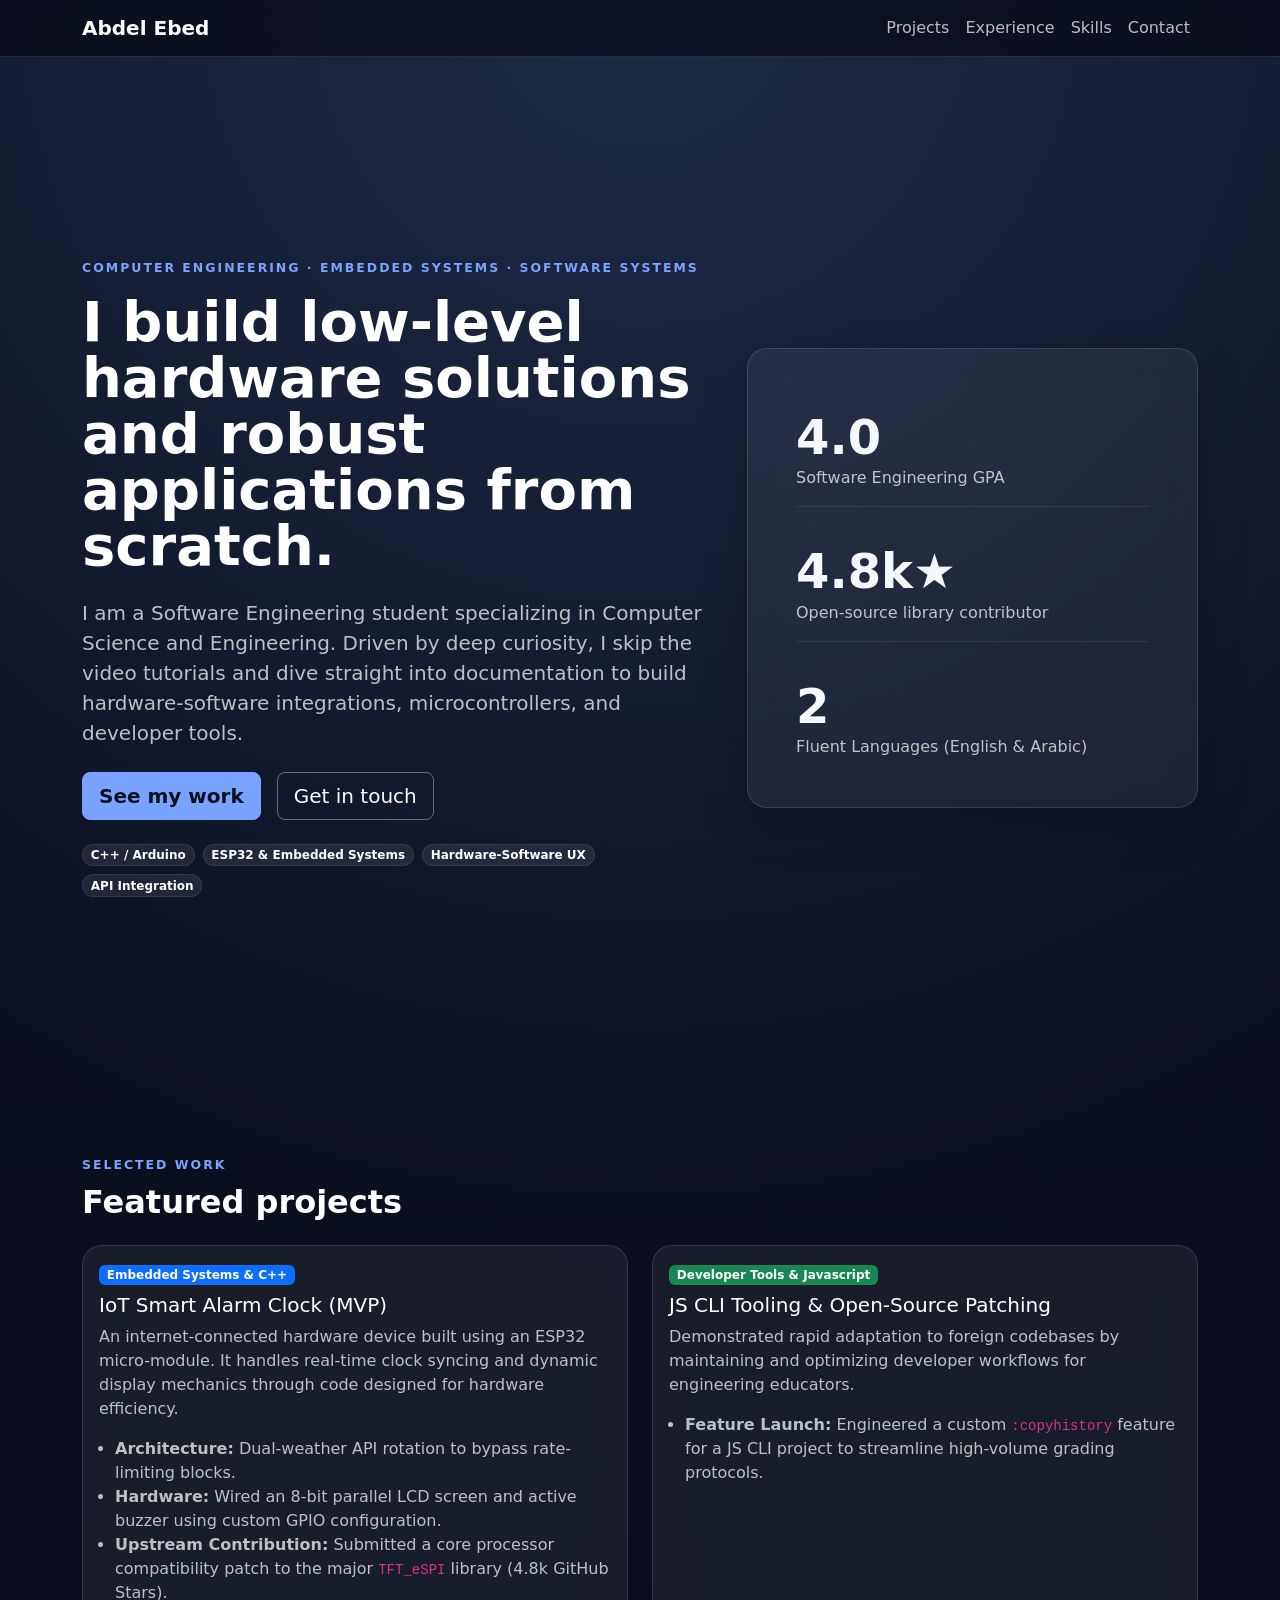
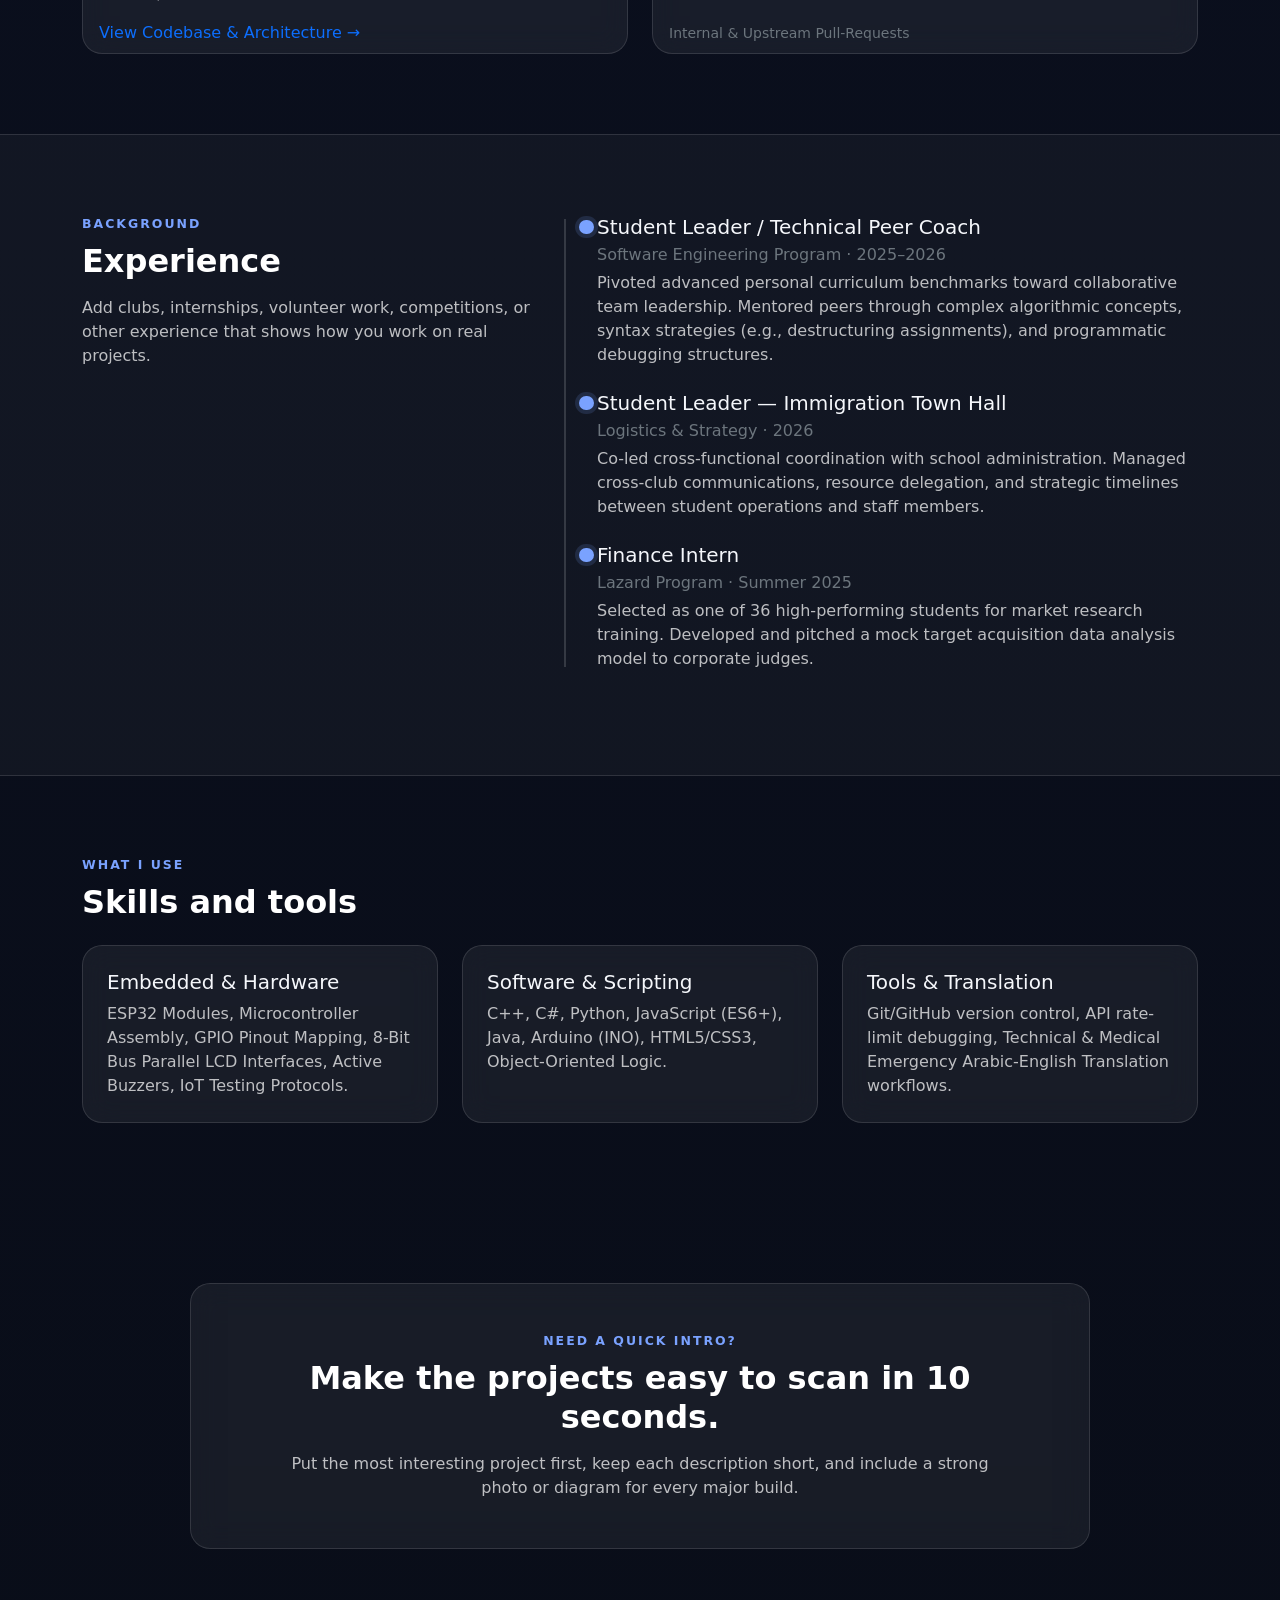
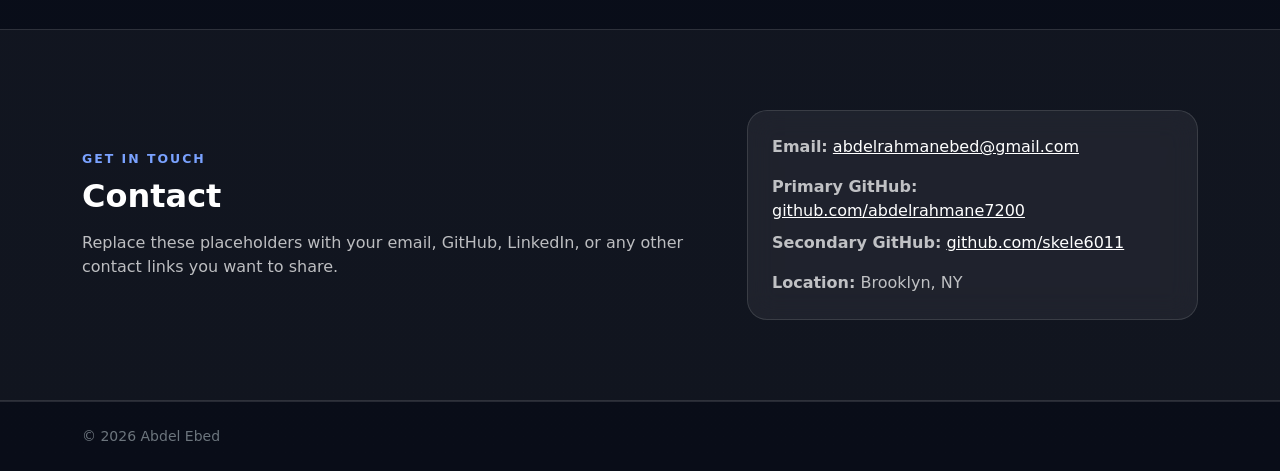
<file: index.html>
<!doctype html>
<html lang="en">

<head>
  <meta charset="utf-8">
  <meta name="viewport" content="width=device-width, initial-scale=1">
  <meta name="description" content="Hardware portfolio template built with Bootstrap">
  <title> Abdel Ebed | Portfolio </title>

  <link href="https://cdn.jsdelivr.net/npm/bootstrap@5.3.8/dist/css/bootstrap.min.css" rel="stylesheet"
    integrity="sha384-sRIl4kxILFvY47J16cr9ZwB07vP4J8+LH7qKQnuqkuIAvNWLzeN8tE5YBujZqJLB" crossorigin="anonymous">
  <link rel="stylesheet" href="style.css">
</head>

<body data-bs-spy="scroll" data-bs-target="#mainNav" data-bs-offset="96" tabindex="0">

  <nav id="mainNav" class="navbar navbar-expand-lg navbar-dark fixed-top portfolio-nav">
    <div class="container">
      <a class="navbar-brand fw-semibold" href="#home"> Abdel Ebed </a>
      <button class="navbar-toggler" type="button" data-bs-toggle="collapse" data-bs-target="#navMenu"
        aria-controls="navMenu" aria-expanded="false" aria-label="Toggle navigation">
        <span class="navbar-toggler-icon"></span>
      </button>
      <div class="collapse navbar-collapse" id="navMenu">
        <ul class="navbar-nav ms-auto mb-2 mb-lg-0">
          <li class="nav-item"><a class="nav-link" href="#projects">Projects</a></li>
          <li class="nav-item"><a class="nav-link" href="#experience">Experience</a></li>
          <li class="nav-item"><a class="nav-link" href="#skills">Skills</a></li>
          <li class="nav-item"><a class="nav-link" href="#contact">Contact</a></li>
        </ul>
      </div>
    </div>
  </nav>

  <header id="home" class="hero-section">
    <div class="container py-5">
      <div class="row align-items-center min-vh-100 py-5">
        <div class="col-lg-7">
          <p class="eyebrow mb-3">Computer Engineering · Embedded Systems · Software Systems</p>
          <h1 class="display-4 fw-bold lh-1 mb-4">I build low-level hardware solutions and robust applications from
            scratch.</h1>
          <p class="lead mb-4">
            I am a Software Engineering student specializing in Computer Science and Engineering. Driven by deep
            curiosity, I skip the video tutorials and dive straight into documentation to build hardware-software
            integrations, microcontrollers, and developer tools.
          </p>
          <div class="d-flex flex-wrap gap-3">
            <a class="btn btn-primary btn-lg" href="#projects">See my work</a>
            <a class="btn btn-outline-light btn-lg" href="#contact">Get in touch</a>
          </div>
          <div class="mt-4 d-flex flex-wrap gap-2">
            <span class="badge rounded-pill text-bg-dark-soft">C++ / Arduino</span>
            <span class="badge rounded-pill text-bg-dark-soft">ESP32 & Embedded Systems</span>
            <span class="badge rounded-pill text-bg-dark-soft">Hardware-Software UX</span>
            <span class="badge rounded-pill text-bg-dark-soft">API Integration</span>
          </div>
        </div>
        <div class="col-lg-5 mt-5 mt-lg-0">
          <div class="hero-card p-4 p-md-5 shadow-lg">
            <div class="mini-stat mb-4">
              <div class="mini-stat-number">4.0</div>
              <div class="mini-stat-label">Software Engineering GPA</div>
            </div>
            <div class="mini-stat mb-4">
              <div class="mini-stat-number">4.8k★</div>
              <div class="mini-stat-label">Open-source library contributor</div>
            </div>
            <div class="mini-stat">
              <div class="mini-stat-number">2</div>
              <div class="mini-stat-label">Fluent Languages (English & Arabic)</div>
            </div>
          </div>
        </div>
      </div>
    </div>
  </header>

  <main>
    <section id="projects" class="section-pad">
      <div class="container">
        <div class="section-heading mb-4">
          <p class="section-kicker mb-2">Selected work</p>
          <h2 class="fw-bold mb-0">Featured projects</h2>
        </div>

        <div class="row g-4">
          <!-- Project 1: Smart Alarm Clock -->
          <div class="col-md-6 col-lg-6">
            <article class="card h-100 project-card">
              <div class="card-body">
                <span class="badge text-bg-primary mb-2">Embedded Systems & C++</span>
                <h3 class="h5 card-title">IoT Smart Alarm Clock (MVP)</h3>
                <p class="card-text">An internet-connected hardware device built using an ESP32 micro-module. It handles
                  real-time clock syncing and dynamic display mechanics through code designed for hardware efficiency.
                </p>
                <ul class="project-meta">
                  <li><strong>Architecture:</strong> Dual-weather API rotation to bypass rate-limiting blocks.</li>
                  <li><strong>Hardware:</strong> Wired an 8-bit parallel LCD screen and active buzzer using custom GPIO
                    configuration.</li>
                  <li><strong>Upstream Contribution:</strong> Submitted a core processor compatibility patch to the
                    major <code>TFT_eSPI</code> library (4.8k GitHub Stars).</li>

                </ul>
              </div>
              <div class="card-footer bg-transparent border-0 pt-0">
                <a href="projects/sep11-fp.html" target="_blank" class="stretched-link text-decoration-none">View
                  Codebase & Architecture →</a>
              </div>
            </article>
          </div>

          <!-- Project 2: CLI Open Source Work -->
          <div class="col-md-6 col-lg-6">
            <article class="card h-100 project-card">
              <div class="card-body">
                <span class="badge text-bg-success mb-2">Developer Tools & Javascript</span>
                <h3 class="h5 card-title">JS CLI Tooling & Open-Source Patching</h3>
                <p class="card-text">Demonstrated rapid adaptation to foreign codebases by maintaining and optimizing
                  developer workflows for engineering educators.</p>
                <ul class="project-meta">
                  <li><strong>Feature Launch:</strong> Engineered a custom <code>:copyhistory</code> feature for a JS
                    CLI project to streamline high-volume grading protocols.</li>
                </ul>
              </div>
              <div class="card-footer bg-transparent border-0 pt-0">
                <span class="text-secondary small">Internal & Upstream Pull-Requests</span>
              </div>
            </article>
          </div>
        </div>
      </div>
      </div>
    </section>

    <section id="experience" class="section-pad section-muted">
      <div class="container">
        <div class="row g-4 align-items-start">
          <div class="col-lg-5">
            <div class="section-heading mb-3">
              <p class="section-kicker mb-2">Background</p>
              <h2 class="fw-bold mb-0">Experience</h2>
            </div>
            <p class="mb-0">
              Add clubs, internships, volunteer work, competitions, or other experience that shows how you work on real
              projects.
            </p>
          </div>
          <div class="col-lg-7">
            <div class="timeline">
              <div class="timeline-item">
                <div class="timeline-dot"></div>
                <h3 class="h5 mb-1">Student Leader / Technical Peer Coach</h3>
                <p class="text-secondary mb-1">Software Engineering Program · 2025–2026</p>
                <p class="mb-0">Pivoted advanced personal curriculum benchmarks toward collaborative team leadership.
                  Mentored peers through complex algorithmic concepts, syntax strategies (e.g., destructuring
                  assignments), and programmatic debugging structures.</p>
              </div>
              <div class="timeline-item">
                <div class="timeline-dot"></div>
                <h3 class="h5 mb-1">Student Leader — Immigration Town Hall</h3>
                <p class="text-secondary mb-1">Logistics & Strategy · 2026</p>
                <p class="mb-0">Co-led cross-functional coordination with school administration. Managed cross-club
                  communications, resource delegation, and strategic timelines between student operations and staff
                  members.</p>
              </div>
              <div class="timeline-item">
                <div class="timeline-dot"></div>
                <h3 class="h5 mb-1">Finance Intern</h3>
                <p class="text-secondary mb-1">Lazard Program · Summer 2025</p>
                <p class="mb-0">Selected as one of 36 high-performing students for market research training. Developed
                  and pitched a mock target acquisition data analysis model to corporate judges.</p>
              </div>
            </div>
          </div>
        </div>
      </div>
    </section>

    <section id="skills" class="section-pad">
      <div class="container">
        <div class="section-heading mb-4">
          <p class="section-kicker mb-2">What I use</p>
          <h2 class="fw-bold mb-0">Skills and tools</h2>
        </div>

        <div class="row g-4">
          <div class="col-md-4">
            <div class="info-card h-100 p-4">
              <h3 class="h5">Embedded & Hardware</h3>
              <p class="mb-0">ESP32 Modules, Microcontroller Assembly, GPIO Pinout Mapping, 8-Bit Bus Parallel LCD
                Interfaces, Active Buzzers, IoT Testing Protocols.</p>
            </div>
          </div>
          <div class="col-md-4">
            <div class="info-card h-100 p-4">
              <h3 class="h5">Software & Scripting</h3>
              <p class="mb-0">C++, C#, Python, JavaScript (ES6+), Java, Arduino (INO), HTML5/CSS3, Object-Oriented
                Logic.</p>
            </div>
          </div>
          <div class="col-md-4">
            <div class="info-card h-100 p-4">
              <h3 class="h5">Tools & Translation</h3>
              <p class="mb-0">Git/GitHub version control, API rate-limit debugging, Technical & Medical Emergency
                Arabic-English Translation workflows.</p>
            </div>
          </div>
        </div>
      </div>
      </div>
    </section>

    <section class="section-pad section-cta">
      <div class="container">
        <div class="cta-box p-4 p-md-5 text-center">
          <p class="section-kicker mb-2">Need a quick intro?</p>
          <h2 class="fw-bold mb-3">Make the projects easy to scan in 10 seconds.</h2>
          <p class="mb-0 mx-auto cta-text">
            Put the most interesting project first, keep each description short, and include a strong photo or diagram
            for every major build.
          </p>
        </div>
      </div>
    </section>

    <section id="contact" class="section-pad section-muted">
      <div class="container">
        <div class="row g-4 align-items-center">
          <div class="col-lg-7">
            <div class="section-heading mb-3">
              <p class="section-kicker mb-2">Get in touch</p>
              <h2 class="fw-bold mb-0">Contact</h2>
            </div>
            <p class="mb-0">
              Replace these placeholders with your email, GitHub, LinkedIn, or any other contact links you want to
              share.
            </p>
          </div>
          <div class="col-lg-5">
            <div class="contact-card p-4">
              <p class="mb-3"><strong>Email:</strong> <a href="mailto:abdelrahmanebed@gmail.com"
                  class="text-white">abdelrahmanebed@gmail.com</a></p>
              <p class="mb-2"><strong>Primary GitHub:</strong> <a href="https://github.com/abdelrahmane7200"
                  target="_blank" class="text-white">github.com/abdelrahmane7200</a></p>
              <p class="mb-3"><strong>Secondary GitHub:</strong> <a href="https://github.com/skele6011" target="_blank"
                  class="text-white">github.com/skele6011</a></p>
              <p class="mb-0"><strong>Location:</strong> Brooklyn, NY</p>
            </div>
          </div>
        </div>
      </div>
    </section>
  </main>

  <footer class="py-4">
    <div class="container d-flex flex-column flex-md-row justify-content-between gap-2 small text-secondary">
      <span>© <span id="year"></span> Abdel Ebed </span>
    </div>
  </footer>

  <script src="https://cdn.jsdelivr.net/npm/bootstrap@5.3.8/dist/js/bootstrap.bundle.min.js"
    integrity="sha384-FKyoEForCGlyvwx9Hj09JcYn3nv7wiPVlz7YYwJrWVcXK/BmnVDxM+D2scQbITxI"
    crossorigin="anonymous"></script>
  <script src="script.js"></script>
</body>

</html>
</file>
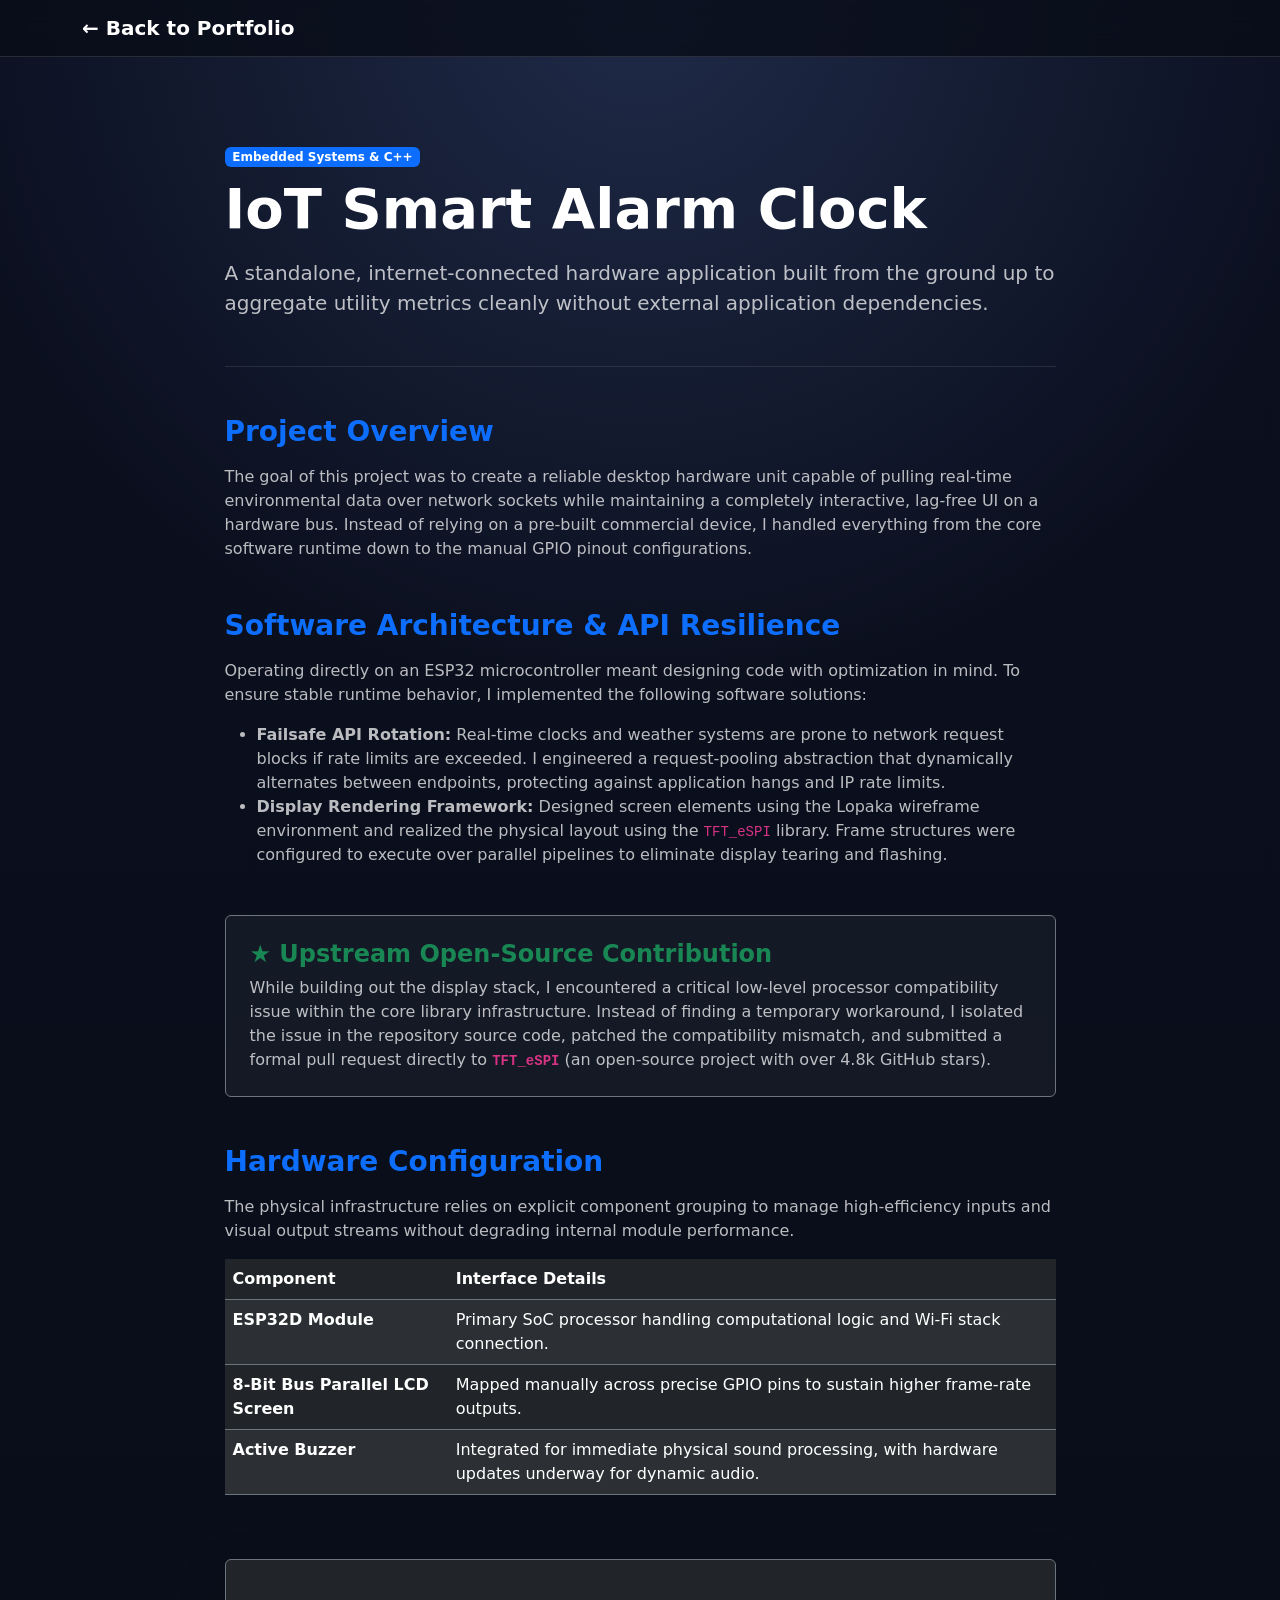
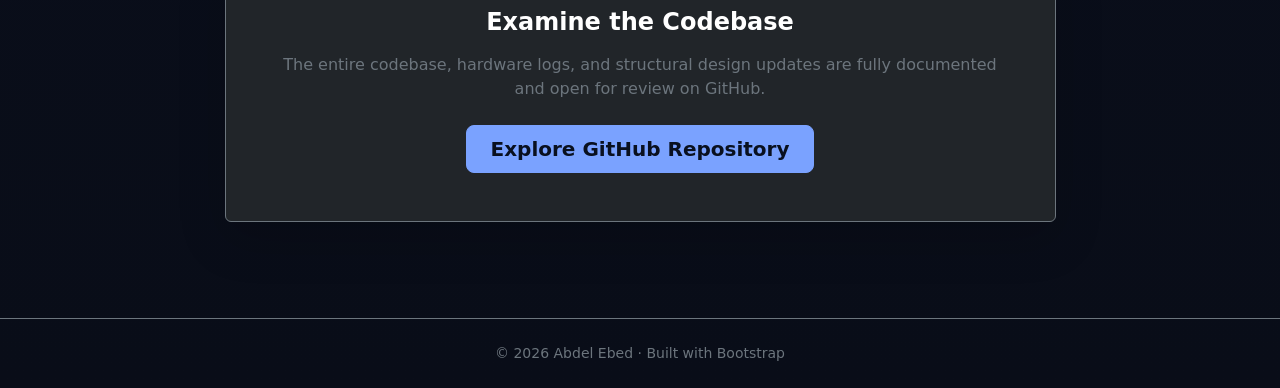
<file: projects/sep11-fp.html>
<!doctype html>
<html lang="en">

<head>
  <meta charset="utf-8">
  <meta name="viewport" content="width=device-width, initial-scale=1">
  <meta name="description" content="Deep dive into Abdel's IoT Smart Alarm Clock project">
  <title>IoT Smart Alarm Clock | Abdel Ebed</title>

  <link href="https://cdn.jsdelivr.net/npm/bootstrap@5.3.8/dist/css/bootstrap.min.css" rel="stylesheet"
    integrity="sha384-sRIl4kxILFvY47J16cr9ZwB07vP4J8+LH7qKQnuqkuIAvNWLzeN8tE5YBujZqJLB" crossorigin="anonymous">
  <link rel="stylesheet" href="../style.css">
</head>

<body class="bg-dark text-light">

  <!-- Minimal Sub-page Navigation -->
  <nav class="navbar navbar-expand-lg navbar-dark fixed-top portfolio-nav">
    <div class="container">
      <a class="navbar-brand fw-semibold" href="../index.html">← Back to Portfolio</a>
    </div>
  </nav>

  <!-- Case Study Header -->
  <header class="container pt-5 mt-5">
    <div class="row pt-5 justify-content-center">
      <div class="col-lg-9">
        <span class="badge text-bg-primary mb-2">Embedded Systems & C++</span>
        <h1 class="display-4 fw-bold mb-3">IoT Smart Alarm Clock</h1>
        <p class="lead mb-4">
          A standalone, internet-connected hardware application built from the ground up to aggregate utility metrics
          cleanly without external application dependencies.
        </p>
        <hr class="border-secondary my-5">
      </div>
    </div>
  </header>

  <!-- Case Study Content -->
  <main class="container">
    <div class="row justify-content-center">
      <div class="col-lg-9">

        <!-- Section 1: Project Overview -->
        <section class="mb-5">
          <h2 class="h3 fw-bold mb-3 text-primary">Project Overview</h2>
          <p>
            The goal of this project was to create a reliable desktop hardware unit capable of pulling real-time
            environmental data over network sockets while maintaining a completely interactive, lag-free UI on a
            hardware bus. Instead of relying on a pre-built commercial device, I handled everything from the core
            software runtime down to the manual GPIO pinout configurations.
          </p>
        </section>

        <!-- Section 2: Software Architecture -->
        <section class="mb-5">
          <h2 class="h3 fw-bold mb-3 text-primary">Software Architecture & API Resilience</h2>
          <p>
            Operating directly on an ESP32 microcontroller meant designing code with optimization in mind. To ensure
            stable runtime behavior, I implemented the following software solutions:
          </p>
          <ul>
            <li><strong>Failsafe API Rotation:</strong> Real-time clocks and weather systems are prone to network
              request blocks if rate limits are exceeded. I engineered a request-pooling abstraction that dynamically
              alternates between endpoints, protecting against application hangs and IP rate limits.</li>
            <li><strong>Display Rendering Framework:</strong> Designed screen elements using the Lopaka wireframe
              environment and realized the physical layout using the <code>TFT_eSPI</code> library. Frame structures
              were configured to execute over parallel pipelines to eliminate display tearing and flashing.</li>
          </ul>
        </section>

        <!-- Section 3: Open Source Impact -->
        <section class="mb-5 p-4 bg-secondary bg-opacity-10 border border-secondary rounded">
          <h2 class="h4 fw-bold mb-2 text-success">★ Upstream Open-Source Contribution</h2>
          <p class="mb-0">
            While building out the display stack, I encountered a critical low-level processor compatibility issue
            within the core library infrastructure. Instead of finding a temporary workaround, I isolated the issue in
            the repository source code, patched the compatibility mismatch, and submitted a formal pull request directly
            to <strong><code>TFT_eSPI</code></strong> (an open-source project with over 4.8k GitHub stars).
          </p>
        </section>

        <!-- Section 4: Hardware Assembly -->
        <section class="my-5">
          <h2 class="h3 fw-bold mb-3 text-primary">Hardware Configuration</h2>
          <p>
            The physical infrastructure relies on explicit component grouping to manage high-efficiency inputs and
            visual output streams without degrading internal module performance.
          </p>
          <div class="table-responsive">
            <table class="table table-dark table-striped border-secondary">
              <thead>
                <tr>
                  <th scope="col">Component</th>
                  <th scope="col">Interface Details</th>
                </tr>
              </thead>
              <tbody>
                <tr>
                  <td><strong>ESP32D Module</strong></td>
                  <td>Primary SoC processor handling computational logic and Wi-Fi stack connection.</td>
                </tr>
                <tr>
                  <td><strong>8-Bit Bus Parallel LCD Screen</strong></td>
                  <td>Mapped manually across precise GPIO pins to sustain higher frame-rate outputs.</td>
                </tr>
                <tr>
                  <td><strong>Active Buzzer</strong></td>
                  <td>Integrated for immediate physical sound processing, with hardware updates underway for dynamic
                    audio.</td>
                </tr>
              </tbody>
            </table>
          </div>
        </section>

        <!-- Section 5: Direct Source Links -->
        <section class="my-5 p-5 bg-dark border border-secondary text-center rounded shadow-lg">
          <h2 class="h4 fw-bold mb-3 text-white">Examine the Codebase</h2>
          <p class="text-secondary mb-4">The entire codebase, hardware logs, and structural design updates are fully
            documented and open for review on GitHub.</p>
          <a href="https://github.com/abdelrahmane7200/sep11-freedom-project" target="_blank"
            class="btn btn-primary btn-lg px-4">
            Explore GitHub Repository
          </a>
        </section>

      </div>
    </div>
  </main>

  <!-- Footer -->
  <footer class="py-4 mt-5 border-top border-secondary">
    <div class="container text-center small text-secondary">
      <span>© <span id="year"></span> Abdel Ebed · Built with Bootstrap</span>
    </div>
  </footer>

  <script src="https://cdn.jsdelivr.net/npm/bootstrap@5.3.8/dist/js/bootstrap.bundle.min.js"
    integrity="sha384-FKyoEForCGlyvwx9Hj09JcYn3nv7wiPVlz7YYwJrWVcXK/BmnVDxM+D2scQbITxI"
    crossorigin="anonymous"></script>
  <script>
    // Keeping the copyright year dynamic on the subpage as well
    document.getElementById("year").textContent = new Date().getFullYear();
  </script>
</body>

</html>
</file>
<file: style.css>
:root {
  --page-bg: #0b1020;
  --page-bg-soft: #11182d;
  --card-bg: rgba(255, 255, 255, 0.06);
  --card-border: rgba(255, 255, 255, 0.12);
  --text-soft: rgba(255, 255, 255, 0.72);
  --accent: #7aa2ff;
}

html {
  scroll-behavior: smooth;
}

body {
  background:
    radial-gradient(circle at top, rgba(122, 162, 255, 0.18), transparent 34%),
    linear-gradient(180deg, var(--page-bg) 0%, #090d18 100%);
  color: #f5f7fb;
}

body::selection {
  background: rgba(122, 162, 255, 0.35);
}

.portfolio-nav {
  background: rgba(9, 13, 24, 0.8);
  backdrop-filter: blur(12px);
  border-bottom: 1px solid var(--card-border);
}

.portfolio-nav .nav-link {
  color: var(--text-soft);
}

.portfolio-nav .nav-link:hover,
.portfolio-nav .nav-link.active {
  color: #fff;
}

.hero-section {
  padding-top: 5rem;
}

.section-pad {
  padding: 5rem 0;
}

.section-muted {
  background: rgba(255, 255, 255, 0.03);
  border-top: 1px solid var(--card-border);
  border-bottom: 1px solid var(--card-border);
}

.section-kicker,
.eyebrow {
  text-transform: uppercase;
  letter-spacing: 0.16em;
  font-size: 0.78rem;
  color: var(--accent);
  font-weight: 700;
}

.hero-card,
.info-card,
.contact-card,
.cta-box,
.project-card {
  background: var(--card-bg);
  border: 1px solid var(--card-border);
  border-radius: 1.25rem;
  color: inherit;
  backdrop-filter: blur(14px);
}

.hero-card {
  min-height: 320px;
}

.mini-stat {
  padding: 1rem 0;
  border-bottom: 1px solid rgba(255, 255, 255, 0.08);
}

.mini-stat:last-child {
  border-bottom: none;
  padding-bottom: 0;
}

.mini-stat-number {
  font-size: clamp(2rem, 4vw, 3rem);
  font-weight: 800;
  line-height: 1;
}

.mini-stat-label {
  color: var(--text-soft);
  margin-top: 0.35rem;
}

.text-bg-dark-soft {
  background: rgba(255, 255, 255, 0.08) !important;
  color: #fff !important;
  border: 1px solid rgba(255, 255, 255, 0.08);
}

.project-card {
  overflow: hidden;
  transition: transform 0.2s ease, border-color 0.2s ease;
}

.project-card:hover {
  transform: translateY(-4px);
  border-color: rgba(122, 162, 255, 0.4);
}

.project-thumb {
  aspect-ratio: 16 / 9;
  background-size: cover;
  background-position: center;
}

.thumb-1 {
  background-image:
    linear-gradient(135deg, rgba(122, 162, 255, 0.9), rgba(101, 216, 174, 0.7)),
    radial-gradient(circle at top right, rgba(255, 255, 255, 0.5), transparent 40%);
}

.thumb-2 {
  background-image:
    linear-gradient(135deg, rgba(255, 167, 104, 0.9), rgba(122, 162, 255, 0.7)),
    radial-gradient(circle at top right, rgba(255, 255, 255, 0.5), transparent 40%);
}

.thumb-3 {
  background-image:
    linear-gradient(135deg, rgba(176, 108, 255, 0.9), rgba(255, 122, 179, 0.7)),
    radial-gradient(circle at top right, rgba(255, 255, 255, 0.5), transparent 40%);
}

.card-title,
h1,
h2,
h3 {
  color: #fff;
}

.card-text,
p,
li {
  color: var(--text-soft);
}

.project-meta {
  padding-left: 1rem;
  margin-bottom: 0;
}

.timeline {
  position: relative;
  padding-left: 1.5rem;
}

.timeline::before {
  content: "";
  position: absolute;
  left: 0.45rem;
  top: 0.25rem;
  bottom: 0.25rem;
  width: 2px;
  background: rgba(255, 255, 255, 0.15);
}

.timeline-item {
  position: relative;
  padding-left: 1rem;
  margin-bottom: 1.5rem;
}

.timeline-dot {
  position: absolute;
  left: -0.1rem;
  top: 0.3rem;
  width: 0.9rem;
  height: 0.9rem;
  border-radius: 999px;
  background: var(--accent);
  box-shadow: 0 0 0 0.25rem rgba(122, 162, 255, 0.15);
}

.section-cta .cta-box {
  max-width: 900px;
  margin: 0 auto;
}

.cta-text {
  max-width: 700px;
}

.contact-card {
  min-height: 100%;
}

.btn-primary {
  --bs-btn-bg: #7aa2ff;
  --bs-btn-border-color: #7aa2ff;
  --bs-btn-hover-bg: #5e8eff;
  --bs-btn-hover-border-color: #5e8eff;
  --bs-btn-color: #09101f;
  --bs-btn-hover-color: #09101f;
  font-weight: 700;
}

.btn-outline-light {
  border-color: rgba(255, 255, 255, 0.35);
}

.btn-outline-light:hover {
  background: #fff;
  color: #09101f;
}

footer {
  border-top: 1px solid var(--card-border);
}
</file>
